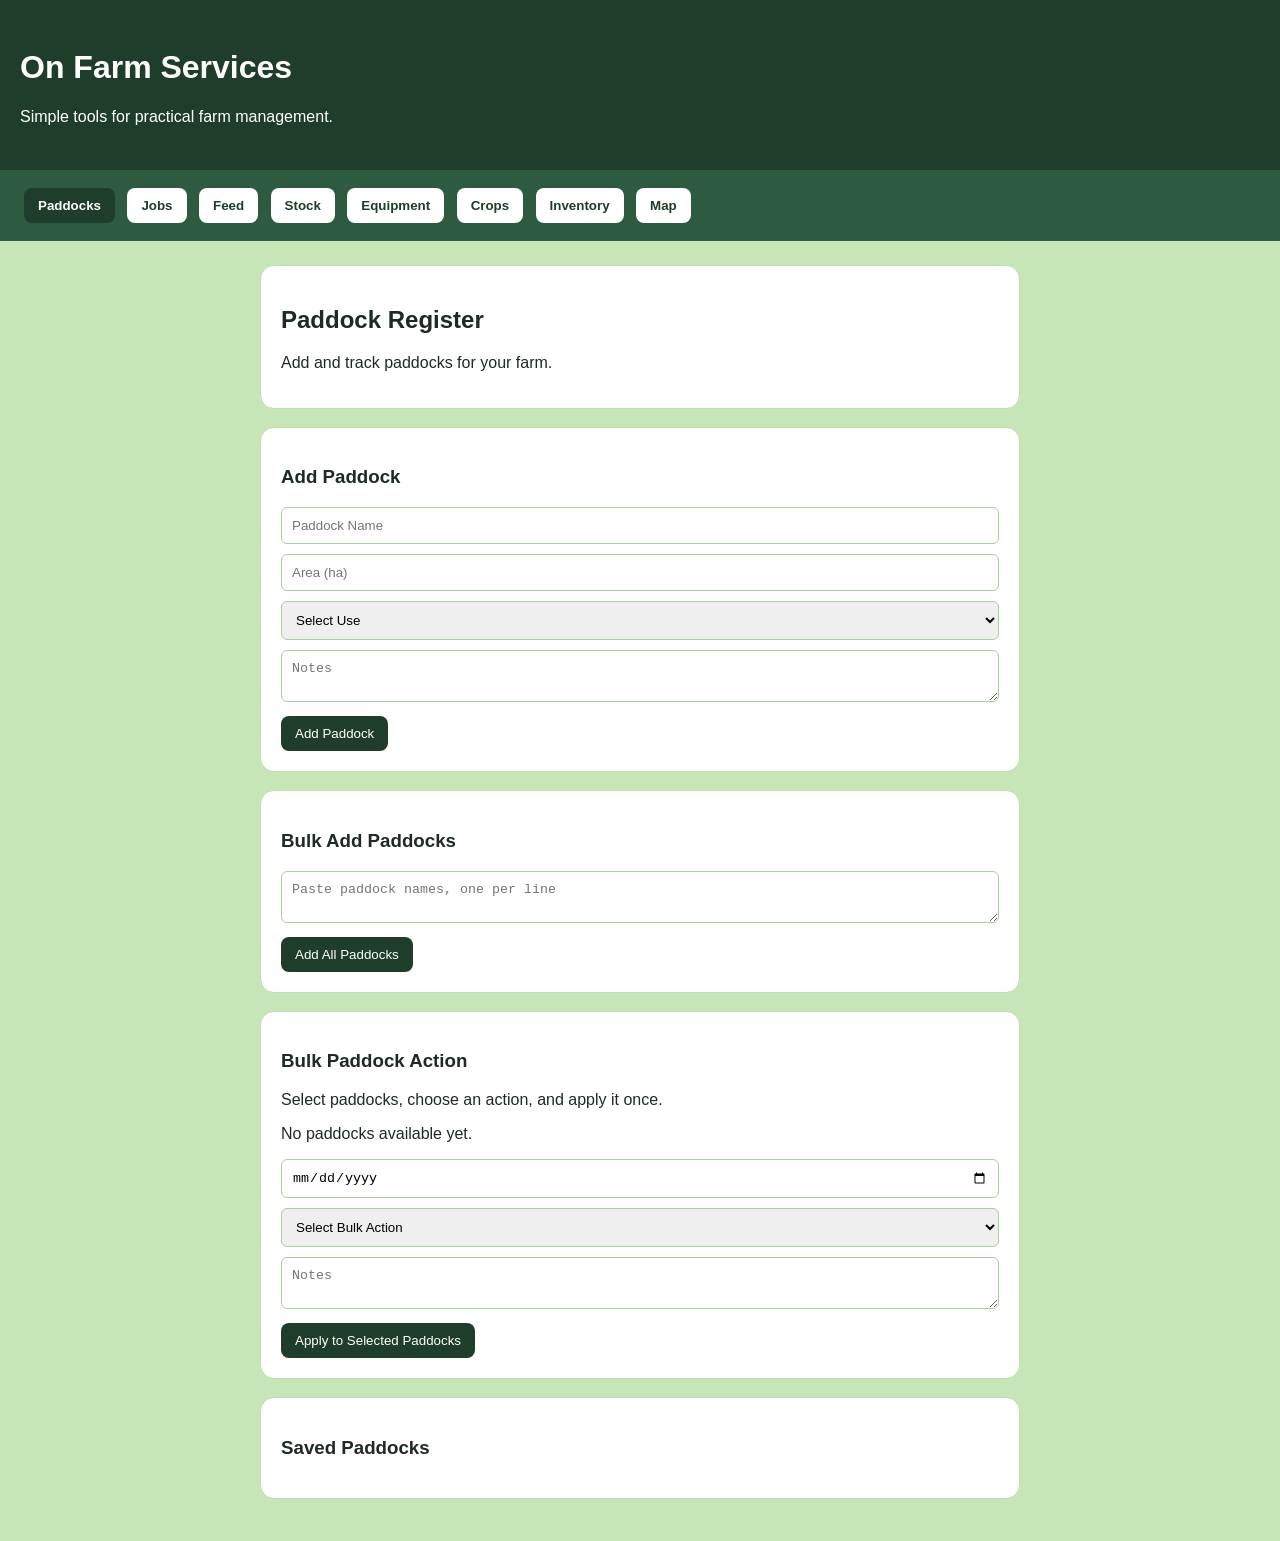
<file: index.html>
<!DOCTYPE html>
<html lang="en">
<head>
  <meta charset="UTF-8" />
  <meta name="viewport" content="width=device-width, initial-scale=1.0" />
  <title>On Farm Services</title>
  <link rel="stylesheet" href="styles.css" />
</head>
<body>

  <header class="app-header">
    <div>
      <h1>On Farm Services</h1>
      <p>Simple tools for practical farm management.</p>
    </div>
  </header>

  <nav class="app-nav">
    <button class="nav-button active" onclick="showSection('paddocks')">Paddocks</button>
    <button class="nav-button" onclick="showSection('jobs')">Jobs</button>
    <button class="nav-button" onclick="showSection('feed')">Feed</button>
    <button class="nav-button" onclick="showSection('stock')">Stock</button>
    <button class="nav-button" onclick="showSection('equipment')">Equipment</button>
    <button class="nav-button" onclick="showSection('crops')">Crops</button>
    <button class="nav-button" onclick="showSection('inventory')">Inventory</button>
    <button class="nav-button" onclick="showSection('map')">Map</button>
  </nav>

  <main class="app-main">

    <div id="paddocksSection">
      <section class="hero-card">
        <h2>Paddock Register</h2>
        <p>Add and track paddocks for your farm.</p>
      </section>

      <section class="form-card">
        <h3>Add Paddock</h3>
        <input id="name" placeholder="Paddock Name" />
        <input id="area" placeholder="Area (ha)" />

        <select id="use">
          <option value="">Select Use</option>
          <option value="Grazing">Grazing</option>
          <option value="Cropping">Cropping</option>
          <option value="Hay / Silage">Hay / Silage</option>
          <option value="Holding">Holding</option>
          <option value="Laneway">Laneway</option>
          <option value="Yards">Yards</option>
          <option value="Other">Other</option>
        </select>

        <textarea id="notes" placeholder="Notes"></textarea>
        <button onclick="addPaddock()">Add Paddock</button>
      </section>

      <section class="form-card">
        <h3>Bulk Add Paddocks</h3>
        <textarea id="bulkPaddocks" placeholder="Paste paddock names, one per line"></textarea>
        <button onclick="bulkAddPaddocks()">Add All Paddocks</button>
      </section>

      <section class="form-card">
        <h3>Bulk Paddock Action</h3>
        <p>Select paddocks, choose an action, and apply it once.</p>

        <div id="bulkActionPaddockList"></div>

        <input id="bulkActionDate" type="date" />

        <select id="bulkActionType" onchange="handleBulkActionTypeChange()">
          <option value="">Select Bulk Action</option>
          <option value="Job">Add Job</option>
          <option value="Feed">Add Feed Record</option>
          <option value="Break Feeding">Add Break Feeding</option>
        </select>

        <select id="bulkJobType">
          <option value="">Select Job Type</option>
          <option value="Spraying">Spraying</option>
          <option value="Feeding">Feeding</option>
          <option value="Break Feeding">Break Feeding</option>
          <option value="Moving Stock">Moving Stock</option>
          <option value="Irrigation">Irrigation</option>
          <option value="Fencing">Fencing</option>
          <option value="Maintenance">Maintenance</option>
          <option value="Cultivating">Cultivating</option>
          <option value="Sowing">Sowing</option>
          <option value="Hay Cutting">Hay Cutting</option>
          <option value="Hay Baling">Hay Baling</option>
          <option value="Hay Storing">Hay Storing</option>
          <option value="Other">Other</option>
        </select>

        <select id="bulkFeedType">
          <option value="">Select Feed Type</option>
          <option value="Grazing">Grazing</option>
          <option value="Hay">Hay</option>
          <option value="Silage">Silage</option>
          <option value="Mix">Mix</option>
          <option value="Meal">Meal</option>
          <option value="Grain">Grain</option>
          <option value="Minerals">Minerals</option>
          <option value="Other">Other</option>
        </select>

        <input id="bulkFeedAmount" placeholder="Feed amount e.g. 12 bales" />
        <input id="bulkStockUnit" placeholder="Stock unit e.g. SU1 / 1000 ewes" />

        <select id="bulkJobStatus">
          <option value="">Select Status</option>
          <option value="Planned">Planned</option>
          <option value="In Progress">In Progress</option>
          <option value="Done">Done</option>
        </select>

        <select id="bulkJobPriority">
          <option value="">Select Priority</option>
          <option value="Low">Low</option>
          <option value="Medium">Medium</option>
          <option value="High">High</option>
        </select>

        <textarea id="bulkActionNotes" placeholder="Notes"></textarea>
        <button onclick="applyBulkPaddockAction()">Apply to Selected Paddocks</button>
      </section>

      <section class="list-card">
        <h3>Saved Paddocks</h3>
        <div id="paddockList"></div>
      </section>
    </div>

    <div id="jobsSection" style="display:none;">
      <section class="hero-card">
        <h2>Farm Jobs</h2>
        <p>Track work across your paddocks.</p>
      </section>

      <section class="form-card">
        <h3>Add Job</h3>
        <input id="jobDate" type="date" />

        <select id="jobPaddock">
          <option value="">Select Paddock</option>
        </select>

        <select id="jobType" onchange="handleJobTypeChange()">
          <option value="">Select Job Type</option>
          <option value="Spraying">Spraying</option>
          <option value="Feeding">Feeding</option>
          <option value="Break Feeding">Break Feeding</option>
          <option value="Moving Stock">Moving Stock</option>
          <option value="Irrigation">Irrigation</option>
          <option value="Fencing">Fencing</option>
          <option value="Maintenance">Maintenance</option>
          <option value="Cultivating">Cultivating</option>
          <option value="Sowing">Sowing</option>
          <option value="Hay Cutting">Hay Cutting</option>
          <option value="Hay Baling">Hay Baling</option>
          <option value="Hay Storing">Hay Storing</option>
          <option value="Other">Other</option>
        </select>

        <select id="feedType" style="display:none;">
          <option value="">Select Feed Type</option>
          <option value="Grazing">Grazing</option>
          <option value="Hay">Hay</option>
          <option value="Silage">Silage</option>
          <option value="Mix">Mix</option>
          <option value="Meal">Meal</option>
          <option value="Grain">Grain</option>
          <option value="Minerals">Minerals</option>
          <option value="Other">Other</option>
        </select>

        <input id="jobFeedAmount" placeholder="Feed amount e.g. 12 bales" style="display:none;" />
        <input id="jobStockUnit" placeholder="Stock unit e.g. SU1 / 1000 ewes" style="display:none;" />

        <select id="jobStatus">
          <option value="">Select Status</option>
          <option value="Planned">Planned</option>
          <option value="In Progress">In Progress</option>
          <option value="Done">Done</option>
        </select>

        <select id="jobPriority">
          <option value="">Select Priority</option>
          <option value="Low">Low</option>
          <option value="Medium">Medium</option>
          <option value="High">High</option>
        </select>

        <textarea id="jobNotes" placeholder="Job notes"></textarea>
        <button onclick="addJob()">Add Job</button>
      </section>

      <section class="list-card">
        <h3>Saved Jobs</h3>
        <p>No jobs saved yet.</p>
      </section>
    </div>

    <div id="feedSection" style="display:none;">
      <section class="hero-card">
        <h2>Feed Register</h2>
        <p>Record what was fed, where, and when.</p>
      </section>

      <section class="form-card">
        <h3>Add Feed Record</h3>
        <input id="feedDate" type="date" />

        <select id="feedPaddock">
          <option value="">Select Paddock</option>
        </select>

        <select id="feedRecordType">
          <option value="">Select Feed Type</option>
          <option value="Grazing">Grazing</option>
          <option value="Hay">Hay</option>
          <option value="Silage">Silage</option>
          <option value="Mix">Mix</option>
          <option value="Meal">Meal</option>
          <option value="Grain">Grain</option>
          <option value="Minerals">Minerals</option>
          <option value="Break Feeding">Break Feeding</option>
          <option value="Other">Other</option>
        </select>

        <input id="feedAmount" placeholder="Amount" />
        <textarea id="feedNotes" placeholder="Feed notes"></textarea>
        <button onclick="addFeedRecord()">Add Feed Record</button>
      </section>

      <section class="list-card">
        <h3>Saved Feed Records</h3>
        <div id="feedList"></div>
      </section>
    </div>

    <div id="stockSection" style="display:none;">
      <section class="hero-card">
        <h2>Stock Movements</h2>
        <p>Record stock units moving between paddocks.</p>
      </section>

      <section class="form-card">
        <h3>Add Stock Movement</h3>
        <input id="stockDate" type="date" />
        <input id="stockUnit" placeholder="Stock Unit e.g. SU1" />
        <input id="stockDescription" placeholder="What it is e.g. 1000 ewes" />

        <select id="stockFromPaddock">
          <option value="">From Paddock</option>
        </select>

        <select id="stockToPaddock">
          <option value="">To Paddock</option>
        </select>

        <input id="stockReason" placeholder="Reason e.g. Fresh break" />
        <textarea id="stockNotes" placeholder="Stock notes"></textarea>
        <button onclick="addStockMovement()">Add Stock Movement</button>
      </section>

      <section class="list-card">
        <h3>Saved Stock Movements</h3>
        <div id="stockList"></div>
      </section>
    </div>

    <div id="equipmentSection" style="display:none;">
      <section class="hero-card">
        <h2>Equipment Register</h2>
        <p>Record key farm gear and current status.</p>
      </section>

      <section class="form-card">
        <h3>Add Equipment</h3>
        <input id="equipmentName" placeholder="Equipment Name e.g. John Deere 6150R" />

        <select id="equipmentType">
          <option value="">Select Type</option>
          <option value="Tractor">Tractor</option>
          <option value="Implement">Implement</option>
          <option value="Vehicle">Vehicle</option>
          <option value="Trailer">Trailer</option>
          <option value="Irrigation">Irrigation</option>
          <option value="Other">Other</option>
        </select>

        <select id="equipmentStatus">
          <option value="">Select Status</option>
          <option value="Available">Available</option>
          <option value="In Use">In Use</option>
          <option value="Needs Repair">Needs Repair</option>
        </select>

        <textarea id="equipmentNotes" placeholder="Equipment notes"></textarea>
        <button onclick="addEquipment()">Add Equipment</button>
      </section>

      <section class="list-card">
        <h3>Saved Equipment</h3>
        <div id="equipmentList"></div>
      </section>
    </div>

    <div id="cropsSection" style="display:none;">
      <section class="hero-card">
        <h2>Crops Register</h2>
        <p>Record crop activity by paddock.</p>
      </section>

      <section class="form-card">
        <h3>Add Crop Record</h3>
        <input id="cropDate" type="date" />

        <select id="cropPaddock">
          <option value="">Select Paddock</option>
        </select>

        <select id="cropActivity">
          <option value="">Select Activity</option>
          <option value="Cultivating">Cultivating</option>
          <option value="Sowing">Sowing</option>
          <option value="Spraying">Spraying</option>
          <option value="Fertilising">Fertilising</option>
          <option value="Inspecting">Inspecting</option>
          <option value="Harvesting">Harvesting</option>
          <option value="Other">Other</option>
        </select>

        <input id="cropName" placeholder="Crop e.g. Kale, Barley, Grass" />

        <select id="cropInventoryItem">
          <option value="">Select Inventory Item (optional)</option>
        </select>

        <input id="cropAmountUsed" placeholder="Amount Used e.g. 200 kg" />

        <select id="cropStatus">
          <option value="">Select Status</option>
          <option value="Planned">Planned</option>
          <option value="In Progress">In Progress</option>
          <option value="Done">Done</option>
        </select>

        <textarea id="cropNotes" placeholder="Crop notes"></textarea>
        <button onclick="addCropRecord()">Add Crop Record</button>
      </section>

      <section class="list-card">
        <h3>Saved Crop Records</h3>
        <div id="cropList"></div>
      </section>
    </div>

    <div id="inventorySection" style="display:none;">
      <section class="hero-card">
        <h2>Inventory</h2>
        <p>Track key supplies and flag low stock.</p>
      </section>

      <section class="form-card">
        <h3>Add Inventory Item</h3>

        <input id="inventoryName" placeholder="Item Name e.g. Urea, Baleage, Ryegrass Seed" />

        <select id="inventoryCategory">
          <option value="">Select Category</option>
          <option value="Feed">Feed</option>
          <option value="Seed">Seed</option>
          <option value="Fertiliser">Fertiliser</option>
          <option value="Chemical">Chemical</option>
          <option value="Animal Health">Animal Health</option>
          <option value="Fuel">Fuel</option>
          <option value="Other">Other</option>
        </select>

        <input id="inventoryAmount" placeholder="Current Stock e.g. 500 kg" />
        <input id="inventoryReorderLevel" placeholder="Reorder Level e.g. 100 kg" />
        <textarea id="inventoryNotes" placeholder="Inventory notes"></textarea>

        <button onclick="addInventoryItem()">Add Inventory Item</button>
      </section>

      <section class="list-card">
        <h3>Saved Inventory</h3>
        <div id="inventoryList"></div>
      </section>
    </div>

    <div id="mapSection" style="display:none;">
      <section class="hero-card">
        <h2>Farm Map</h2>
        <p>Tap a paddock to view its details.</p>
      </section>

      <section class="list-card">
        <h3>Paddocks</h3>
        <div id="mapGrid"></div>
      </section>

      <section class="form-card" id="mapDetail" style="display:none;">
        <h3 id="mapPaddockName"></h3>
        <p id="mapPaddockInfo"></p>
      </section>
    </div>

  </main>

  <script src="app.js"></script>
</body>
</html>
</file>
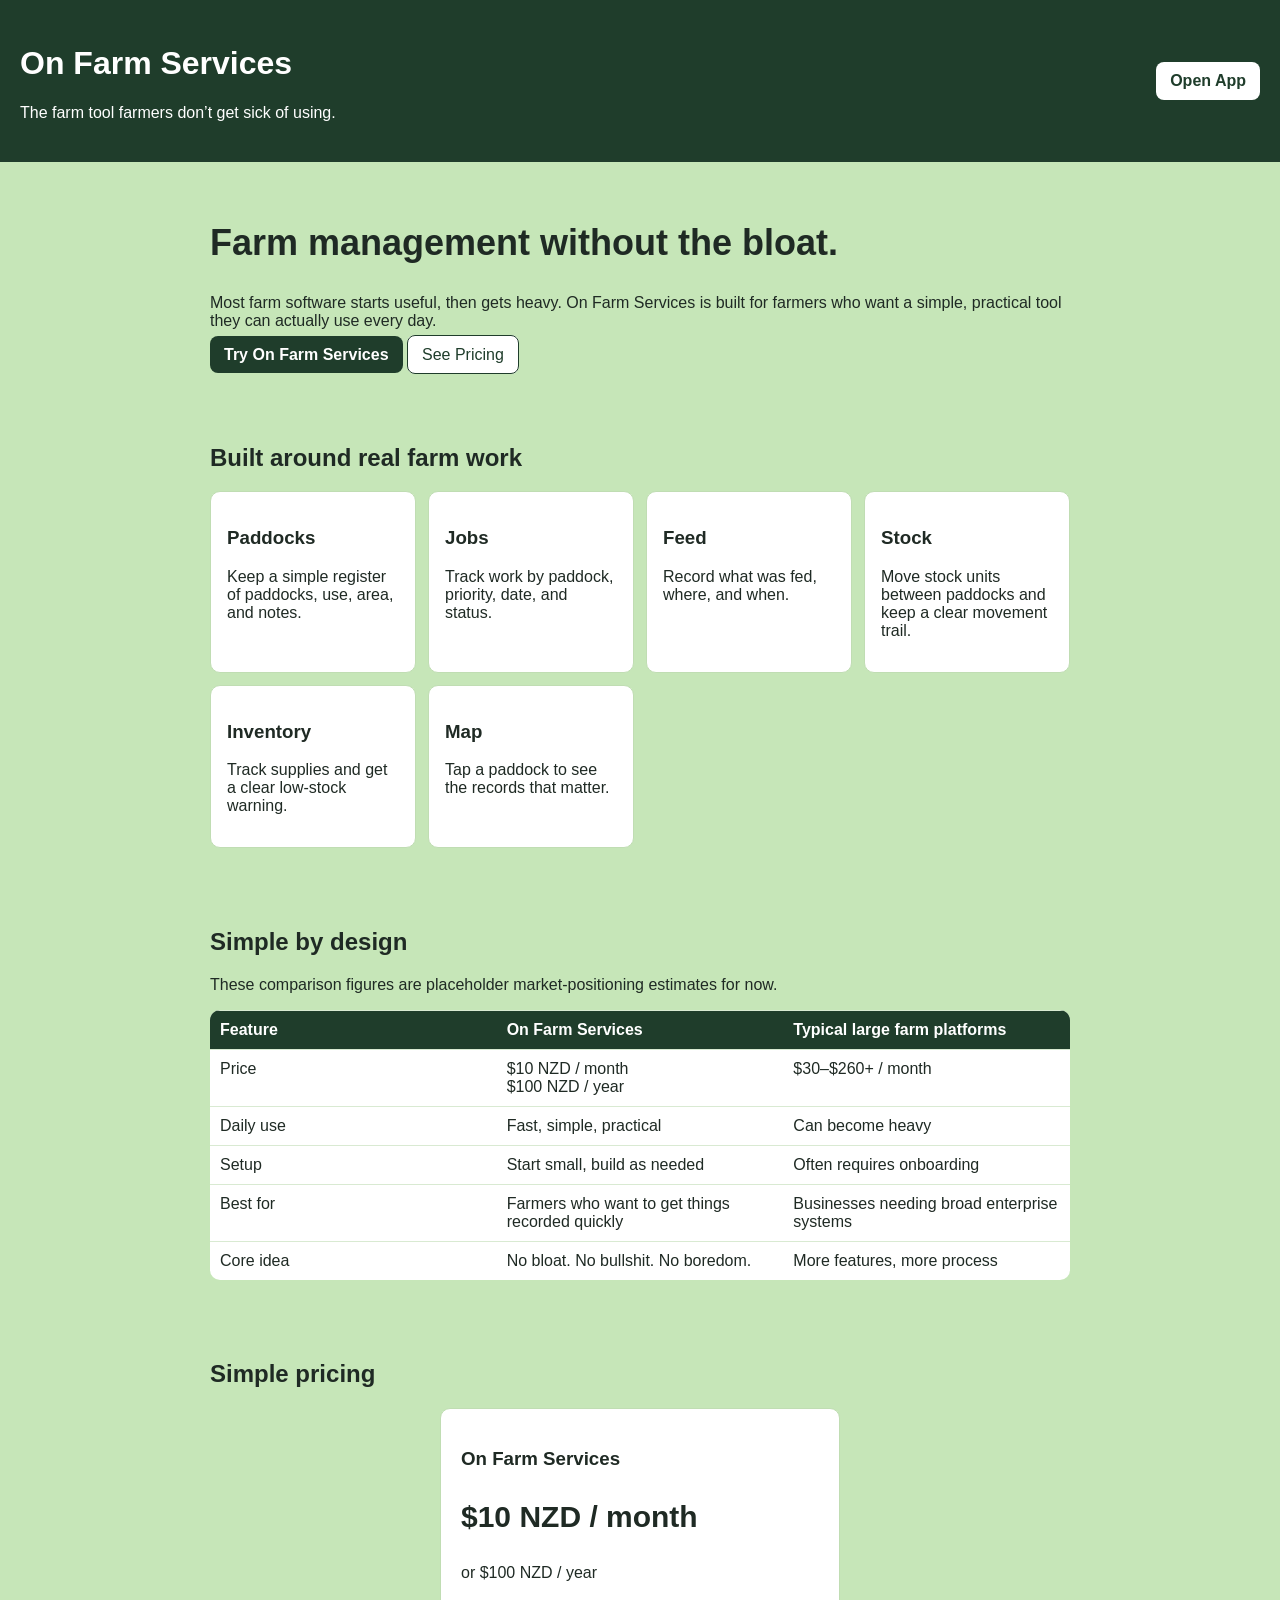
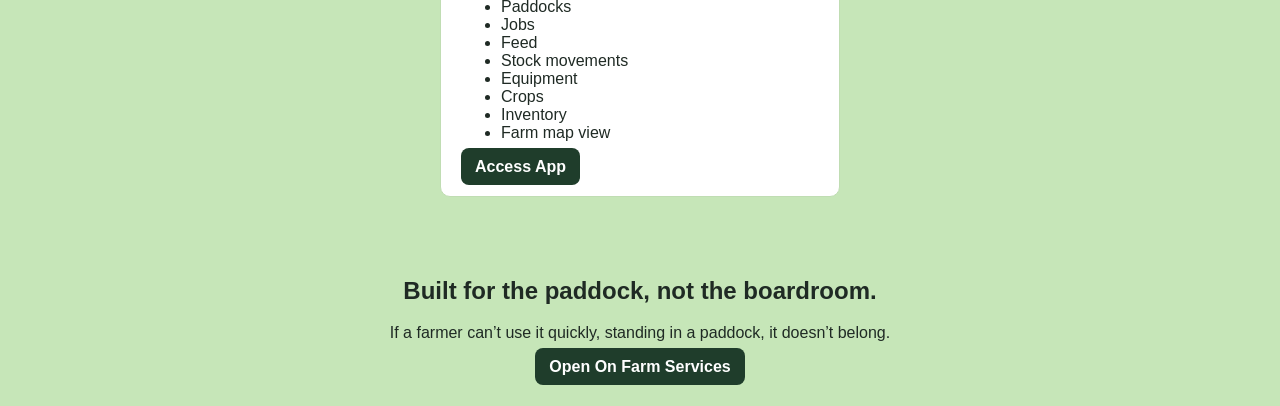
<file: landing.html>
<!DOCTYPE html>
<html lang="en">
<head>
  <meta charset="UTF-8" />
  <meta name="viewport" content="width=device-width, initial-scale=1.0" />
  <title>On Farm Services</title>
  <link rel="stylesheet" href="landing.css" />
</head>
<body>

  <header class="landing-header">
    <div>
      <h1>On Farm Services</h1>
      <p>The farm tool farmers don’t get sick of using.</p>
    </div>
    <a class="header-button" href="index.html">Open App</a>
  </header>

  <main>

    <section class="hero-section">
      <h2>Farm management without the bloat.</h2>
      <p>
        Most farm software starts useful, then gets heavy. On Farm Services is built for farmers
        who want a simple, practical tool they can actually use every day.
      </p>

      <div class="hero-actions">
        <a class="primary-button" href="index.html">Try On Farm Services</a>
        <a class="secondary-button" href="#pricing">See Pricing</a>
      </div>
    </section>

    <section class="card-section">
      <h2>Built around real farm work</h2>

      <div class="feature-grid">
        <div class="feature-card">
          <h3>Paddocks</h3>
          <p>Keep a simple register of paddocks, use, area, and notes.</p>
        </div>

        <div class="feature-card">
          <h3>Jobs</h3>
          <p>Track work by paddock, priority, date, and status.</p>
        </div>

        <div class="feature-card">
          <h3>Feed</h3>
          <p>Record what was fed, where, and when.</p>
        </div>

        <div class="feature-card">
          <h3>Stock</h3>
          <p>Move stock units between paddocks and keep a clear movement trail.</p>
        </div>

        <div class="feature-card">
          <h3>Inventory</h3>
          <p>Track supplies and get a clear low-stock warning.</p>
        </div>

        <div class="feature-card">
          <h3>Map</h3>
          <p>Tap a paddock to see the records that matter.</p>
        </div>
      </div>
    </section>

    <section class="compare-section">
      <h2>Simple by design</h2>
      <p class="section-intro">
        These comparison figures are placeholder market-positioning estimates for now.
      </p>

      <div class="comparison-table">
        <div class="comparison-row comparison-head">
          <div>Feature</div>
          <div>On Farm Services</div>
          <div>Typical large farm platforms</div>
        </div>

        <div class="comparison-row">
          <div>Price</div>
          <div>$10 NZD / month<br>$100 NZD / year</div>
          <div>$30–$260+ / month</div>
        </div>

        <div class="comparison-row">
          <div>Daily use</div>
          <div>Fast, simple, practical</div>
          <div>Can become heavy</div>
        </div>

        <div class="comparison-row">
          <div>Setup</div>
          <div>Start small, build as needed</div>
          <div>Often requires onboarding</div>
        </div>

        <div class="comparison-row">
          <div>Best for</div>
          <div>Farmers who want to get things recorded quickly</div>
          <div>Businesses needing broad enterprise systems</div>
        </div>

        <div class="comparison-row">
          <div>Core idea</div>
          <div>No bloat. No bullshit. No boredom.</div>
          <div>More features, more process</div>
        </div>
      </div>
    </section>

    <section id="pricing" class="pricing-section">
      <h2>Simple pricing</h2>

      <div class="pricing-card">
        <h3>On Farm Services</h3>
        <p class="price">$10 NZD / month</p>
        <p class="year-price">or $100 NZD / year</p>

        <ul>
          <li>Paddocks</li>
          <li>Jobs</li>
          <li>Feed</li>
          <li>Stock movements</li>
          <li>Equipment</li>
          <li>Crops</li>
          <li>Inventory</li>
          <li>Farm map view</li>
        </ul>

        <a class="primary-button full-width" href="index.html">Access App</a>
      </div>
    </section>

    <section class="final-section">
      <h2>Built for the paddock, not the boardroom.</h2>
      <p>
        If a farmer can’t use it quickly, standing in a paddock, it doesn’t belong.
      </p>
      <a class="primary-button" href="index.html">Open On Farm Services</a>
    </section>

  </main>

</body>
</html>
</file>
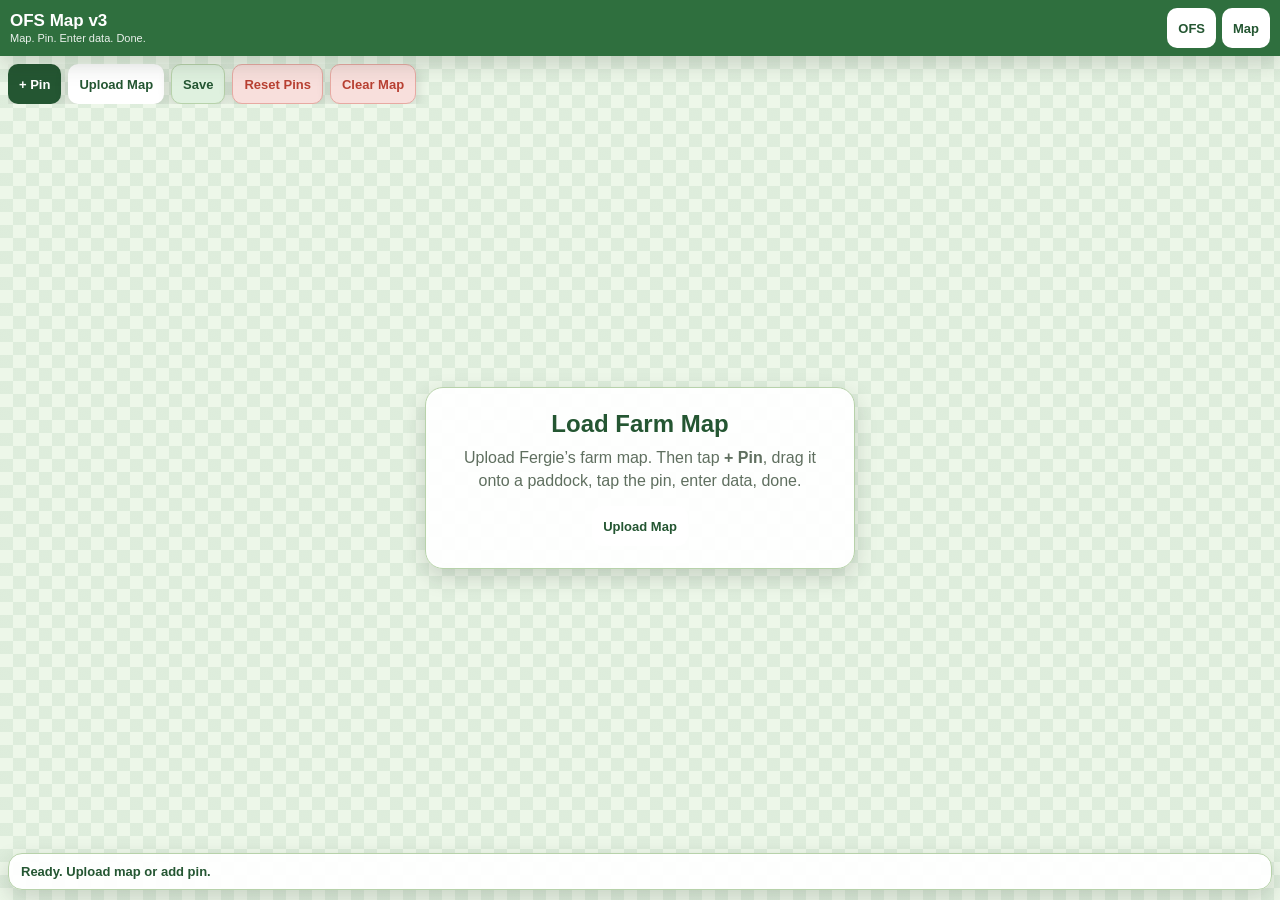
<file: map.html>
<!DOCTYPE html>
<html lang="en">
<head>
  <meta charset="UTF-8" />
  <meta name="viewport" content="width=device-width, initial-scale=1.0, maximum-scale=1.0, user-scalable=no" />
  <title>OFS Map v3</title>

  <style>
    :root {
      --green: #2f6f3e;
      --green-dark: #245632;
      --green-soft: #dff1df;
      --grass: #d8ead0;
      --panel: #ffffff;
      --border: #b7d2aa;
      --text: #1f2a1f;
      --muted: #5f6f5f;
      --amber: #f5b642;
      --red: #b84032;
      --blue: #2f5870;
      --blackout: rgba(0, 0, 0, 0.35);
      --shadow: 0 8px 22px rgba(31, 42, 31, 0.18);
    }

    * {
      box-sizing: border-box;
    }

    html,
    body {
      margin: 0;
      padding: 0;
      width: 100%;
      height: 100%;
      font-family: Arial, Helvetica, sans-serif;
      background: var(--grass);
      color: var(--text);
      overflow: hidden;
      overscroll-behavior: none;
    }

    .app {
      width: 100vw;
      height: 100vh;
      display: flex;
      flex-direction: column;
      background: var(--grass);
    }

    .topbar {
      flex-shrink: 0;
      background: var(--green);
      color: white;
      padding: 8px 10px;
      display: flex;
      justify-content: space-between;
      align-items: center;
      gap: 8px;
      z-index: 30;
      box-shadow: var(--shadow);
    }

    .brand-title {
      font-size: 17px;
      font-weight: 900;
      line-height: 1;
    }

    .brand-subtitle {
      font-size: 11px;
      opacity: 0.9;
      margin-top: 3px;
    }

    .top-actions {
      display: flex;
      gap: 6px;
      align-items: center;
      flex-shrink: 0;
    }

    button,
    label.button,
    a.button {
      border: none;
      border-radius: 10px;
      min-height: 40px;
      padding: 8px 11px;
      font-weight: 900;
      font-size: 13px;
      cursor: pointer;
      background: white;
      color: var(--green-dark);
      text-decoration: none;
      display: inline-flex;
      align-items: center;
      justify-content: center;
      touch-action: manipulation;
      user-select: none;
    }

    button:active,
    label.button:active,
    a.button:active {
      transform: scale(0.98);
    }

    .primary {
      background: var(--green-dark);
      color: white;
    }

    .soft {
      background: var(--green-soft);
      color: var(--green-dark);
      border: 1px solid var(--border);
    }

    .danger {
      background: #f8dfdc;
      color: var(--red);
      border: 1px solid #e7a9a2;
    }

    .job {
      background: var(--green-dark);
      color: white;
    }

    .feed {
      background: var(--amber);
      color: #3b2a00;
    }

    .stock {
      background: var(--blue);
      color: white;
    }

    .map-shell {
      position: relative;
      flex: 1;
      min-height: 0;
      overflow: hidden;
      background: #edf7e9;
    }

    .quickbar {
      position: absolute;
      top: 8px;
      left: 8px;
      right: 8px;
      z-index: 18;
      display: flex;
      gap: 7px;
      overflow-x: auto;
      scrollbar-width: none;
      pointer-events: none;
    }

    .quickbar::-webkit-scrollbar {
      display: none;
    }

    .quickbar button,
    .quickbar label,
    .quickbar a {
      pointer-events: auto;
      flex-shrink: 0;
      box-shadow: 0 4px 14px rgba(0, 0, 0, 0.16);
      white-space: nowrap;
    }

    .map-scroll {
      position: absolute;
      inset: 0;
      overflow: auto;
      -webkit-overflow-scrolling: touch;
      background:
        linear-gradient(45deg, rgba(47, 111, 62, 0.08) 25%, transparent 25%),
        linear-gradient(-45deg, rgba(47, 111, 62, 0.08) 25%, transparent 25%),
        linear-gradient(45deg, transparent 75%, rgba(47, 111, 62, 0.08) 75%),
        linear-gradient(-45deg, transparent 75%, rgba(47, 111, 62, 0.08) 75%);
      background-size: 26px 26px;
      background-position: 0 0, 0 13px, 13px -13px, -13px 0;
    }

    .map-stage {
      position: relative;
      min-width: 100%;
      min-height: 100%;
    }

    .map-image {
      display: none;
      width: 100%;
      min-width: 900px;
      height: auto;
      user-select: none;
      pointer-events: none;
    }

    .empty-map {
      position: absolute;
      inset: 0;
      display: flex;
      align-items: center;
      justify-content: center;
      padding: 22px;
      text-align: center;
      color: var(--muted);
    }

    .empty-card {
      background: rgba(255, 255, 255, 0.95);
      border: 1px solid var(--border);
      border-radius: 18px;
      padding: 22px;
      max-width: 430px;
      box-shadow: var(--shadow);
    }

    .empty-card h2 {
      margin: 0 0 8px;
      color: var(--green-dark);
    }

    .empty-card p {
      margin: 0 0 14px;
      line-height: 1.45;
    }

    .pin {
      position: absolute;
      transform: translate(-50%, -50%);
      z-index: 5;
      border: 3px solid white;
      border-radius: 999px;
      background: var(--green);
      color: white;
      min-width: 62px;
      min-height: 46px;
      padding: 8px 12px;
      font-size: 14px;
      font-weight: 900;
      text-align: center;
      box-shadow: 0 5px 15px rgba(0, 0, 0, 0.28);
      cursor: grab;
      touch-action: none;
      user-select: none;
      display: flex;
      align-items: center;
      justify-content: center;
      line-height: 1.1;
      white-space: nowrap;
    }

    .pin.blank {
      background: white;
      color: var(--green-dark);
      border: 3px dashed var(--green-dark);
    }

    .pin.selected {
      background: var(--amber);
      color: #3b2a00;
      border-color: white;
      z-index: 8;
    }

    .pin.dragging {
      opacity: 0.9;
      transform: translate(-50%, -50%) scale(1.05);
      z-index: 10;
    }

    .floating-status {
      position: absolute;
      left: 8px;
      right: 8px;
      bottom: 10px;
      z-index: 16;
      background: rgba(255, 255, 255, 0.95);
      border: 1px solid var(--border);
      border-radius: 14px;
      padding: 10px 12px;
      font-weight: 900;
      color: var(--green-dark);
      box-shadow: var(--shadow);
      pointer-events: none;
      font-size: 13px;
    }

    .sheet-backdrop {
      position: fixed;
      inset: 0;
      background: var(--blackout);
      z-index: 40;
      display: none;
      align-items: flex-end;
      justify-content: center;
    }

    .sheet-backdrop.open {
      display: flex;
    }

    .sheet {
      width: 100%;
      max-height: 86vh;
      overflow-y: auto;
      background: var(--panel);
      border-radius: 22px 22px 0 0;
      box-shadow: 0 -8px 28px rgba(0, 0, 0, 0.25);
      padding: 14px;
    }

    .sheet-header {
      display: flex;
      justify-content: space-between;
      align-items: flex-start;
      gap: 10px;
      margin-bottom: 10px;
    }

    .sheet-title {
      font-size: 22px;
      font-weight: 900;
      color: var(--green-dark);
      line-height: 1.1;
    }

    .sheet-subtitle {
      font-size: 13px;
      color: var(--muted);
      margin-top: 4px;
    }

    .close-btn {
      min-width: 44px;
      border-radius: 999px;
      font-size: 18px;
      padding: 0;
    }

    .form-grid {
      display: grid;
      gap: 10px;
    }

    .field {
      display: grid;
      gap: 5px;
    }

    .field label {
      font-size: 13px;
      font-weight: 900;
      color: var(--green-dark);
    }

    .field input,
    .field select,
    .field textarea {
      width: 100%;
      border: 1px solid var(--border);
      border-radius: 12px;
      padding: 12px;
      font-size: 16px;
      font-family: Arial, Helvetica, sans-serif;
      background: #fbfffa;
      color: var(--text);
    }

    .field textarea {
      min-height: 80px;
      resize: vertical;
    }

    .button-row {
      display: flex;
      gap: 8px;
      flex-wrap: wrap;
      margin-top: 12px;
    }

    .button-row button {
      flex: 1;
      min-width: 120px;
    }

    .action-tabs {
      display: grid;
      grid-template-columns: 1fr 1fr 1fr;
      gap: 8px;
      margin: 12px 0;
    }

    .action-tabs button {
      min-height: 48px;
      font-size: 14px;
      padding: 8px;
    }

    .action-tabs button.active {
      outline: 3px solid rgba(47, 111, 62, 0.25);
    }

    .record-panel {
      border: 1px solid var(--border);
      border-radius: 16px;
      padding: 12px;
      background: #fbfffa;
      margin-top: 8px;
    }

    .record-title {
      font-weight: 900;
      color: var(--green-dark);
      margin-bottom: 10px;
      font-size: 16px;
    }

    .recent {
      margin-top: 12px;
      display: grid;
      gap: 8px;
    }

    .recent-title {
      font-weight: 900;
      color: var(--green-dark);
      font-size: 16px;
    }

    .recent-item {
      background: white;
      border: 1px solid var(--border);
      border-radius: 12px;
      padding: 10px;
      font-size: 14px;
      line-height: 1.4;
    }

    .recent-item strong {
      color: var(--green-dark);
    }

    .hidden {
      display: none !important;
    }

    @media (min-width: 800px) {
      .sheet {
        max-width: 520px;
        border-radius: 22px;
        margin: 0 0 22px;
      }
    }
















































































































































































































































  </style>
</head>

<body>
  <div class="app">
    <header class="topbar">
      <div>
        <div class="brand-title">OFS Map v3</div>
        <div class="brand-subtitle">Map. Pin. Enter data. Done.</div>
      </div>

      <div class="top-actions">
        <a class="button" href="index.html">OFS</a>
        <label class="button soft" for="mapImageInputTop">Map</label>
        <input id="mapImageInputTop" type="file" accept="image/*" style="display:none;" />
      </div>
    </header>

    <section class="map-shell">
      <div class="quickbar">
        <button class="primary" type="button" onclick="addBlankPin()">+ Pin</button>
        <label class="button soft" for="mapImageInputQuick">Upload Map</label>
        <input id="mapImageInputQuick" type="file" accept="image/*" style="display:none;" />
        <button class="soft" type="button" onclick="saveEverything()">Save</button>
        <button class="danger" type="button" onclick="resetPins()">Reset Pins</button>
        <button class="danger" type="button" onclick="clearMapImage()">Clear Map</button>
      </div>

      <div id="mapScroll" class="map-scroll">
        <div id="mapStage" class="map-stage">
          <div id="emptyMap" class="empty-map">
            <div class="empty-card">
              <h2>Load Farm Map</h2>
              <p>Upload Fergie’s farm map. Then tap <strong>+ Pin</strong>, drag it onto a paddock, tap the pin, enter data, done.</p>
              <label class="button primary" for="mapImageInputEmpty">Upload Map</label>
              <input id="mapImageInputEmpty" type="file" accept="image/*" style="display:none;" />
            </div>
          </div>

          <img id="mapImage" class="map-image" alt="Farm map" />
          <div id="pinLayer"></div>
        </div>
      </div>

      <div id="statusBox" class="floating-status">Ready. Upload map or add pin.</div>
    </section>
  </div>

  <div id="sheetBackdrop" class="sheet-backdrop">
    <section class="sheet" onclick="event.stopPropagation()">
      <div class="sheet-header">
        <div>
          <div id="sheetTitle" class="sheet-title">Pin</div>
          <div id="sheetSubtitle" class="sheet-subtitle">Name paddock and enter data.</div>
        </div>
        <button class="close-btn soft" type="button" onclick="closeSheet()">×</button>
      </div>

      <div class="form-grid">
        <div class="field">
          <label for="pinNameInput">Paddock Name</label>
          <input id="pinNameInput" placeholder="Example: Back 12" />
        </div>

        <div class="field">
          <label for="pinAreaInput">Area (ha)</label>
          <input id="pinAreaInput" placeholder="Optional" />
        </div>

        <div class="field">
          <label for="pinUseInput">Use</label>
          <input id="pinUseInput" placeholder="Grazing / Cropping / Hay / Other" />
        </div>

        <div class="field">
          <label for="pinNotesInput">Paddock Notes</label>
          <textarea id="pinNotesInput" placeholder="Optional paddock notes"></textarea>
        </div>
      </div>

      <div class="button-row">
        <button class="primary" type="button" onclick="saveSelectedPinOnly()">Save Pin</button>
        <button class="danger" type="button" onclick="deleteSelectedPin()">Delete Pin</button>
      </div>

      <div class="action-tabs">
        <button id="jobTabBtn" class="job active" type="button" onclick="selectActionTab('job')">Job</button>
        <button id="feedTabBtn" class="feed" type="button" onclick="selectActionTab('feed')">Feed</button>
        <button id="stockTabBtn" class="stock" type="button" onclick="selectActionTab('stock')">Stock</button>
      </div>

      <div id="jobPanel" class="record-panel">
        <div class="record-title">Add Job</div>
        <div class="form-grid">
          <div class="field">
            <label for="jobDateInput">Date</label>
            <input id="jobDateInput" type="date" />
          </div>

          <div class="field">
            <label for="jobTypeInput">Job Type</label>
            <select id="jobTypeInput">
              <option value="">Select Job Type</option>
              <option value="Spraying">Spraying</option>
              <option value="Feeding">Feeding</option>
              <option value="Break Feeding">Break Feeding</option>
              <option value="Moving Stock">Moving Stock</option>
              <option value="Irrigation">Irrigation</option>
              <option value="Fencing">Fencing</option>
              <option value="Maintenance">Maintenance</option>
              <option value="Cultivating">Cultivating</option>
              <option value="Sowing">Sowing</option>
              <option value="Hay Cutting">Hay Cutting</option>
              <option value="Hay Baling">Hay Baling</option>
              <option value="Hay Storing">Hay Storing</option>
              <option value="Other">Other</option>
            </select>
          </div>

          <div class="field">
            <label for="jobStatusInput">Status</label>
            <select id="jobStatusInput">
              <option value="Planned">Planned</option>
              <option value="In Progress">In Progress</option>
              <option value="Done">Done</option>
            </select>
          </div>

          <div class="field">
            <label for="jobPriorityInput">Priority</label>
            <select id="jobPriorityInput">
              <option value="">Select Priority</option>
              <option value="Low">Low</option>
              <option value="Medium">Medium</option>
              <option value="High">High</option>
            </select>
          </div>

          <div class="field">
            <label for="jobNotesInput">Job Notes</label>
            <textarea id="jobNotesInput" placeholder="What needs doing?"></textarea>
          </div>
        </div>

        <div class="button-row">
          <button class="job" type="button" onclick="saveJobRecord()">Save Job</button>
        </div>
      </div>

      <div id="feedPanel" class="record-panel hidden">
        <div class="record-title">Add Feed</div>
        <div class="form-grid">
          <div class="field">
            <label for="feedDateInput">Date</label>
            <input id="feedDateInput" type="date" />
          </div>

          <div class="field">
            <label for="feedTypeInput">Feed Type</label>
            <select id="feedTypeInput">
              <option value="">Select Feed Type</option>
              <option value="Grazing">Grazing</option>
              <option value="Hay">Hay</option>
              <option value="Silage">Silage</option>
              <option value="Mix">Mix</option>
              <option value="Meal">Meal</option>
              <option value="Grain">Grain</option>
              <option value="Minerals">Minerals</option>
              <option value="Break Feeding">Break Feeding</option>
              <option value="Other">Other</option>
            </select>
          </div>

          <div class="field">
            <label for="feedAmountInput">Amount</label>
            <input id="feedAmountInput" placeholder="Example: 12 bales" />
          </div>

          <div class="field">
            <label for="feedNotesInput">Feed Notes</label>
            <textarea id="feedNotesInput" placeholder="Feed notes"></textarea>
          </div>
        </div>

        <div class="button-row">
          <button class="feed" type="button" onclick="saveFeedRecord()">Save Feed</button>
        </div>
      </div>

      <div id="stockPanel" class="record-panel hidden">
        <div class="record-title">Move Stock</div>
        <div class="form-grid">
          <div class="field">
            <label for="stockDateInput">Date</label>
            <input id="stockDateInput" type="date" />
          </div>

          <div class="field">
            <label for="stockUnitInput">Stock Unit</label>
            <input id="stockUnitInput" placeholder="Example: SU1" />
          </div>

          <div class="field">
            <label for="stockDescriptionInput">Description</label>
            <input id="stockDescriptionInput" placeholder="Example: 1000 ewes" />
          </div>

          <div class="field">
            <label for="stockToInput">To Paddock</label>
            <input id="stockToInput" placeholder="Destination paddock" />
          </div>

          <div class="field">
            <label for="stockReasonInput">Reason</label>
            <input id="stockReasonInput" placeholder="Example: Fresh break" />
          </div>

          <div class="field">
            <label for="stockNotesInput">Stock Notes</label>
            <textarea id="stockNotesInput" placeholder="Stock movement notes"></textarea>
          </div>
        </div>

        <div class="button-row">
          <button class="stock" type="button" onclick="saveStockRecord()">Save Stock Move</button>
        </div>
      </div>

      <div class="recent">
        <div class="recent-title">Recent for this paddock</div>
        <div id="recentList"></div>
      </div>
    </section>
  </div>

  <script>
    const STORAGE_KEYS = {
      mapImageName: "ofs_v3_map_image_name",
      pins: "ofs_v3_map_pins",
      oldPins: "ofs_v2_blank_pins",
      selectedPinId: "ofs_v3_selected_pin_id"
    };

    let pins = [];
    let jobs = [];
    let feedRecords = [];
    let stockMovements = [];
    let selectedPinId = "";
    let dragState = null;
    let activeActionTab = "job";
    let currentMapObjectUrl = "";

    function makeId() {
      return "pin_" + Date.now().toString(36) + "_" + Math.random().toString(36).slice(2, 8);
    }

    function readArray(key) {
      try {
        const raw = localStorage.getItem(key);
        if (!raw) return [];
        const parsed = JSON.parse(raw);
        return Array.isArray(parsed) ? parsed : [];
      } catch (error) {
        return [];
      }
    }

    function saveArray(key, value) {
      localStorage.setItem(key, JSON.stringify(value));
    }

    function cleanText(value) {
      return String(value || "").trim();
    }

    function setStatus(message) {
      document.getElementById("statusBox").textContent = message;
    }

    function todayIso() {
      return new Date().toISOString().slice(0, 10);
    }

    function formatDate(dateValue) {
      if (!dateValue) return "";
      const parts = String(dateValue).split("-");
      if (parts.length !== 3) return dateValue;
      return parts[2] + "/" + parts[1] + "/" + parts[0];
    }

    function escapeHtml(value) {
      return String(value || "")
        .replaceAll("&", "&amp;")
        .replaceAll("<", "&lt;")
        .replaceAll(">", "&gt;")
        .replaceAll('"', "&quot;")
        .replaceAll("'", "&#039;");
    }

    function loadData() {
      pins = readArray(STORAGE_KEYS.pins);

      if (pins.length === 0) {
        pins = readArray(STORAGE_KEYS.oldPins);
      }

      jobs = readArray("jobs");
      feedRecords = readArray("feedRecords");
      stockMovements = readArray("stockMovements");
      selectedPinId = localStorage.getItem(STORAGE_KEYS.selectedPinId) || "";

      normalisePins();
      removePlaceholderPaddocks();
      showNoMapMessage();
      renderPins();

      const savedName = localStorage.getItem(STORAGE_KEYS.mapImageName);
      if (savedName) {
        setStatus("Map file remembered: " + savedName + ". Re-upload after refresh if image is not visible.");
      } else {
        setStatus("Ready. Upload map or add pin.");
      }
    }

    function normalisePins() {
      pins = pins
        .filter(function (pin) {
          return pin && typeof pin === "object";
        })
        .map(function (pin) {
          return {
            id: pin.id || makeId(),
            name: cleanText(pin.name),
            area: cleanText(pin.area),
            use: cleanText(pin.use),
            notes: cleanText(pin.notes),
            x: Number.isFinite(Number(pin.x)) ? Number(pin.x) : 50,
            y: Number.isFinite(Number(pin.y)) ? Number(pin.y) : 50
          };
        });

      savePins();
    }

    function savePins() {
      saveArray(STORAGE_KEYS.pins, pins);
    }

    function isPlaceholderPaddockName(name) {
      const text = cleanText(name).toLowerCase().replace(/\s+/g, "");
      return text === "test" || text === "test1" || text === "test2";
    }

    function removePlaceholderPaddocks() {
      const paddocks = readArray("paddocks").filter(function (paddock) {
        return !isPlaceholderPaddockName(paddock && paddock.name);
      });

      saveArray("paddocks", paddocks);
    }

    function syncPinsToPaddocks() {
      const existing = readArray("paddocks").filter(function (paddock) {
        return !isPlaceholderPaddockName(paddock && paddock.name);
      });

      const namedPins = pins.filter(function (pin) {
        return cleanText(pin.name);
      });

      const pinNames = namedPins.map(function (pin) {
        return cleanText(pin.name).toLowerCase();
      });

      const preserved = existing.filter(function (paddock) {
        const name = cleanText(paddock.name).toLowerCase();
        return name && !pinNames.includes(name);
      });

      const fromPins = namedPins.map(function (pin) {
        return {
          name: cleanText(pin.name),
          area: cleanText(pin.area),
          use: cleanText(pin.use),
          notes: cleanText(pin.notes)
        };
      });

      saveArray("paddocks", preserved.concat(fromPins));
    }

    function showNoMapMessage() {
      const mapImage = document.getElementById("mapImage");
      const emptyMap = document.getElementById("emptyMap");
      const mapStage = document.getElementById("mapStage");

      mapImage.style.display = "none";
      mapImage.removeAttribute("src");
      emptyMap.style.display = "flex";
      mapStage.style.minWidth = "100%";
      mapStage.style.minHeight = "100%";
    }

    function showMapFromUrl(url) {
      const mapImage = document.getElementById("mapImage");
      const emptyMap = document.getElementById("emptyMap");
      const mapStage = document.getElementById("mapStage");

      mapImage.onload = function () {
        emptyMap.style.display = "none";
        mapImage.style.display = "block";
        mapStage.style.minWidth = mapImage.offsetWidth + "px";
        mapStage.style.minHeight = mapImage.offsetHeight + "px";
        renderPins();
        setStatus("Map loaded. Tap + Pin.");
      };

      mapImage.onerror = function () {
        showNoMapMessage();
        setStatus("Map image could not load. Try a JPG or PNG screenshot.");
      };

      mapImage.src = url;
    }

    function handleMapImageInput(event) {
      const file = event.target.files && event.target.files[0];
      if (!file) return;

      if (currentMapObjectUrl) {
        URL.revokeObjectURL(currentMapObjectUrl);
      }

      currentMapObjectUrl = URL.createObjectURL(file);
      localStorage.setItem(STORAGE_KEYS.mapImageName, file.name);

      setStatus("Loading map: " + file.name);
      showMapFromUrl(currentMapObjectUrl);

      event.target.value = "";
    }

    function clearMapImage() {
      const confirmed = window.confirm("Clear uploaded farm map?");
      if (!confirmed) return;

      if (currentMapObjectUrl) {
        URL.revokeObjectURL(currentMapObjectUrl);
      }

      currentMapObjectUrl = "";
      localStorage.removeItem(STORAGE_KEYS.mapImageName);
      showNoMapMessage();
      renderPins();
      setStatus("Map cleared.");
    }

    function addBlankPin() {
      const mapScroll = document.getElementById("mapScroll");
      const mapStage = document.getElementById("mapStage");

      const visibleCenterX = mapScroll.scrollLeft + mapScroll.clientWidth / 2;
      const visibleCenterY = mapScroll.scrollTop + mapScroll.clientHeight / 2;

      const x = (visibleCenterX / Math.max(1, mapStage.offsetWidth)) * 100;
      const y = (visibleCenterY / Math.max(1, mapStage.offsetHeight)) * 100;

      const newPin = {
        id: makeId(),
        name: "",
        area: "",
        use: "",
        notes: "",
        x: Math.max(5, Math.min(95, x)),
        y: Math.max(5, Math.min(95, y))
      };

      pins.push(newPin);
      selectedPinId = newPin.id;
      localStorage.setItem(STORAGE_KEYS.selectedPinId, selectedPinId);

      savePins();
      renderPins();
      openSheetForPin(newPin.id);
      setStatus("Blank pin added. Drag it, tap it, name it.");
    }

    function resetPins() {
      const confirmed = window.confirm("Delete all pins and start again?");
      if (!confirmed) return;

      pins = [];
      selectedPinId = "";
      localStorage.removeItem(STORAGE_KEYS.selectedPinId);
      savePins();
      syncPinsToPaddocks();
      renderPins();
      closeSheet();
      setStatus("Pins reset.");
    }

    function saveEverything() {
      savePins();
      syncPinsToPaddocks();
      setStatus("Saved.");
    }

    function getSelectedPin() {
      return pins.find(function (pin) {
        return pin.id === selectedPinId;
      });
    }

    function renderPins() {
      const layer = document.getElementById("pinLayer");
      layer.innerHTML = "";

      pins.forEach(function (pin, index) {
        const node = document.createElement("div");
        const label = cleanText(pin.name) || "Pin " + (index + 1);
        const isSelected = pin.id === selectedPinId;

        node.className =
          "pin" +
          (cleanText(pin.name) ? "" : " blank") +
          (isSelected ? " selected" : "");

        node.style.left = pin.x + "%";
        node.style.top = pin.y + "%";
        node.textContent = label;
        node.dataset.id = pin.id;

        node.addEventListener("click", function (event) {
          event.stopPropagation();

          if (dragState && dragState.didMove) {
            return;
          }

          openSheetForPin(pin.id);
        });

        node.addEventListener("mousedown", function (event) {
          startDrag(event, pin.id);
        });

        node.addEventListener("touchstart", function (event) {
          startDrag(event, pin.id);
        }, { passive: false });

        layer.appendChild(node);
      });
    }

    function getStagePoint(event) {
      const stage = document.getElementById("mapStage");
      const rect = stage.getBoundingClientRect();

      const clientX = event.touches ? event.touches[0].clientX : event.clientX;
      const clientY = event.touches ? event.touches[0].clientY : event.clientY;

      const x = ((clientX - rect.left) / Math.max(1, rect.width)) * 100;
      const y = ((clientY - rect.top) / Math.max(1, rect.height)) * 100;

      return {
        x: Math.max(0, Math.min(100, x)),
        y: Math.max(0, Math.min(100, y))
      };
    }

    function startDrag(event, pinId) {
      event.preventDefault();
      event.stopPropagation();

      selectedPinId = pinId;
      localStorage.setItem(STORAGE_KEYS.selectedPinId, selectedPinId);

      dragState = {
        pinId: pinId,
        didMove: false
      };

      window.addEventListener("mousemove", handleDrag);
      window.addEventListener("mouseup", stopDrag);
      window.addEventListener("touchmove", handleDrag, { passive: false });
      window.addEventListener("touchend", stopDrag);
    }

    function handleDrag(event) {
      if (!dragState) return;

      event.preventDefault();
      dragState.didMove = true;

      const point = getStagePoint(event);

      pins = pins.map(function (pin) {
        if (pin.id !== dragState.pinId) return pin;

        return {
          ...pin,
          x: point.x,
          y: point.y
        };
      });

      renderPins();
    }

    function stopDrag() {
      if (!dragState) return;

      const moved = dragState.didMove;
      const pinId = dragState.pinId;

      savePins();

      window.removeEventListener("mousemove", handleDrag);
      window.removeEventListener("mouseup", stopDrag);
      window.removeEventListener("touchmove", handleDrag);
      window.removeEventListener("touchend", stopDrag);

      dragState = null;
      renderPins();

      if (moved) {
        setStatus("Pin moved. Tap it to enter data.");
      } else {
        openSheetForPin(pinId);
      }
    }

    function openSheetForPin(pinId) {
      selectedPinId = pinId;
      localStorage.setItem(STORAGE_KEYS.selectedPinId, selectedPinId);

      const pin = getSelectedPin();
      if (!pin) return;

      document.getElementById("sheetTitle").textContent = cleanText(pin.name) || "Blank Pin";
      document.getElementById("sheetSubtitle").textContent = cleanText(pin.name)
        ? "Enter paddock data."
        : "Name this paddock first.";

      document.getElementById("pinNameInput").value = pin.name || "";
      document.getElementById("pinAreaInput").value = pin.area || "";
      document.getElementById("pinUseInput").value = pin.use || "";
      document.getElementById("pinNotesInput").value = pin.notes || "";

      setDefaultDates();
      renderRecent();
      selectActionTab(activeActionTab);
      renderPins();

      document.getElementById("sheetBackdrop").classList.add("open");

      setTimeout(function () {
        if (!cleanText(pin.name)) {
          document.getElementById("pinNameInput").focus();
        }
      }, 50);
    }

    function closeSheet() {
      document.getElementById("sheetBackdrop").classList.remove("open");
    }

    function setDefaultDates() {
      const today = todayIso();

      if (!document.getElementById("jobDateInput").value) {
        document.getElementById("jobDateInput").value = today;
      }

      if (!document.getElementById("feedDateInput").value) {
        document.getElementById("feedDateInput").value = today;
      }

      if (!document.getElementById("stockDateInput").value) {
        document.getElementById("stockDateInput").value = today;
      }
    }

    function saveSelectedPinOnly() {
      const pin = getSelectedPin();

      if (!pin) {
        alert("Select a pin first.");
        return false;
      }

      const name = cleanText(document.getElementById("pinNameInput").value);
      const area = cleanText(document.getElementById("pinAreaInput").value);
      const use = cleanText(document.getElementById("pinUseInput").value);
      const notes = cleanText(document.getElementById("pinNotesInput").value);

      if (!name) {
        alert("Paddock name required.");
        return false;
      }

      pin.name = name;
      pin.area = area;
      pin.use = use;
      pin.notes = notes;

      savePins();
      syncPinsToPaddocks();
      renderPins();

      document.getElementById("sheetTitle").textContent = pin.name;
      document.getElementById("sheetSubtitle").textContent = "Enter paddock data.";

      setStatus("Saved paddock: " + pin.name);
      return true;
    }

    function deleteSelectedPin() {
      if (!selectedPinId) {
        alert("Select a pin first.");
        return;
      }

      const confirmed = window.confirm("Delete this pin?");
      if (!confirmed) return;

      pins = pins.filter(function (pin) {
        return pin.id !== selectedPinId;
      });

      selectedPinId = "";
      localStorage.removeItem(STORAGE_KEYS.selectedPinId);

      savePins();
      syncPinsToPaddocks();
      renderPins();
      closeSheet();
      setStatus("Pin deleted.");
    }

    function selectActionTab(tabName) {
      activeActionTab = tabName;

      document.getElementById("jobPanel").classList.add("hidden");
      document.getElementById("feedPanel").classList.add("hidden");
      document.getElementById("stockPanel").classList.add("hidden");

      document.getElementById("jobTabBtn").classList.remove("active");
      document.getElementById("feedTabBtn").classList.remove("active");
      document.getElementById("stockTabBtn").classList.remove("active");

      if (tabName === "job") {
        document.getElementById("jobPanel").classList.remove("hidden");
        document.getElementById("jobTabBtn").classList.add("active");
      }

      if (tabName === "feed") {
        document.getElementById("feedPanel").classList.remove("hidden");
        document.getElementById("feedTabBtn").classList.add("active");
      }

      if (tabName === "stock") {
        document.getElementById("stockPanel").classList.remove("hidden");
        document.getElementById("stockTabBtn").classList.add("active");
      }
    }

    function currentPaddockName() {
      const pin = getSelectedPin();
      if (!pin) return "";
      return cleanText(pin.name);
    }

    function saveJobRecord() {
      if (!saveSelectedPinOnly()) return;

      const paddockName = currentPaddockName();
      const type = cleanText(document.getElementById("jobTypeInput").value);

      if (!type) {
        alert("Select job type.");
        return;
      }

      jobs = readArray("jobs");

      jobs.push({
        date: document.getElementById("jobDateInput").value,
        paddock: paddockName,
        type: type,
        feedType: "",
        feedAmount: "",
        stockUnit: "",
        status: document.getElementById("jobStatusInput").value || "Planned",
        priority: document.getElementById("jobPriorityInput").value,
        notes: document.getElementById("jobNotesInput").value
      });

      saveArray("jobs", jobs);

      document.getElementById("jobTypeInput").value = "";
      document.getElementById("jobPriorityInput").value = "";
      document.getElementById("jobNotesInput").value = "";
      document.getElementById("jobDateInput").value = todayIso();

      renderRecent();
      closeSheet();
      setStatus("Job saved for " + paddockName + ".");
    }

    function saveFeedRecord() {
      if (!saveSelectedPinOnly()) return;

      const paddockName = currentPaddockName();
      const feedType = cleanText(document.getElementById("feedTypeInput").value);

      if (!feedType) {
        alert("Select feed type.");
        return;
      }

      feedRecords = readArray("feedRecords");

      feedRecords.push({
        date: document.getElementById("feedDateInput").value,
        paddock: paddockName,
        feedType: feedType,
        amount: document.getElementById("feedAmountInput").value,
        notes: document.getElementById("feedNotesInput").value
      });

      saveArray("feedRecords", feedRecords);

      document.getElementById("feedTypeInput").value = "";
      document.getElementById("feedAmountInput").value = "";
      document.getElementById("feedNotesInput").value = "";
      document.getElementById("feedDateInput").value = todayIso();

      renderRecent();
      closeSheet();
      setStatus("Feed saved for " + paddockName + ".");
    }

    function saveStockRecord() {
      if (!saveSelectedPinOnly()) return;

      const paddockName = currentPaddockName();
      const stockUnit = cleanText(document.getElementById("stockUnitInput").value);
      const stockDescription = cleanText(document.getElementById("stockDescriptionInput").value);
      const toPaddock = cleanText(document.getElementById("stockToInput").value);

      if (!stockUnit || !stockDescription || !toPaddock) {
        alert("Enter stock unit, description, and destination paddock.");
        return;
      }

      stockMovements = readArray("stockMovements");

      stockMovements.push({
        date: document.getElementById("stockDateInput").value,
        stockUnit: stockUnit,
        stockDescription: stockDescription,
        fromPaddock: paddockName,
        toPaddock: toPaddock,
        reason: document.getElementById("stockReasonInput").value,
        notes: document.getElementById("stockNotesInput").value
      });

      saveArray("stockMovements", stockMovements);

      document.getElementById("stockUnitInput").value = "";
      document.getElementById("stockDescriptionInput").value = "";
      document.getElementById("stockToInput").value = "";
      document.getElementById("stockReasonInput").value = "";
      document.getElementById("stockNotesInput").value = "";
      document.getElementById("stockDateInput").value = todayIso();

      renderRecent();
      closeSheet();
      setStatus("Stock movement saved from " + paddockName + ".");
    }

    function renderRecent() {
      const recentList = document.getElementById("recentList");
      const paddockName = currentPaddockName();

      if (!paddockName) {
        recentList.innerHTML = '<div class="recent-item">Name this pin to see records.</div>';
        return;
      }

      jobs = readArray("jobs");
      feedRecords = readArray("feedRecords");
      stockMovements = readArray("stockMovements");

      const rows = [];

      jobs
        .filter(function (job) {
          return job.paddock === paddockName;
        })
        .slice()
        .reverse()
        .slice(0, 2)
        .forEach(function (job) {
          rows.push(
            '<div class="recent-item">' +
              '<strong>Job:</strong> ' + escapeHtml(job.type || "-") + '<br>' +
              'Status: ' + escapeHtml(job.status || "Planned") + '<br>' +
              (job.date ? 'Date: ' + formatDate(job.date) + '<br>' : '') +
              'Notes: ' + escapeHtml(job.notes || "-") +
            '</div>'
          );
        });

      feedRecords
        .filter(function (feed) {
          return feed.paddock === paddockName;
        })
        .slice()
        .reverse()
        .slice(0, 2)
        .forEach(function (feed) {
          rows.push(
            '<div class="recent-item">' +
              '<strong>Feed:</strong> ' + escapeHtml(feed.feedType || "-") + '<br>' +
              (feed.amount ? 'Amount: ' + escapeHtml(feed.amount) + '<br>' : '') +
              (feed.date ? 'Date: ' + formatDate(feed.date) + '<br>' : '') +
              'Notes: ' + escapeHtml(feed.notes || "-") +
            '</div>'
          );
        });

      stockMovements
        .filter(function (movement) {
          return movement.fromPaddock === paddockName || movement.toPaddock === paddockName;
        })
        .slice()
        .reverse()
        .slice(0, 2)
        .forEach(function (movement) {
          rows.push(
            '<div class="recent-item">' +
              '<strong>Stock:</strong> ' + escapeHtml(movement.stockUnit || "-") + '<br>' +
              'From: ' + escapeHtml(movement.fromPaddock || "-") + '<br>' +
              'To: ' + escapeHtml(movement.toPaddock || "-") + '<br>' +
              (movement.date ? 'Date: ' + formatDate(movement.date) + '<br>' : '') +
              'Notes: ' + escapeHtml(movement.notes || "-") +
            '</div>'
          );
        });

      recentList.innerHTML = rows.length ? rows.join("") : '<div class="recent-item">No records yet.</div>';
    }

    function wireMapInputs() {
      ["mapImageInputTop", "mapImageInputQuick", "mapImageInputEmpty"].forEach(function (id) {
        const input = document.getElementById(id);
        if (input) {
          input.addEventListener("change", handleMapImageInput);
        }
      });
    }

    document.getElementById("sheetBackdrop").addEventListener("click", function () {
      closeSheet();
    });

    wireMapInputs();
    loadData();
  </script>






































































































































































































































































































</body>
</html>
</file>
<file: styles.css>
* {
  box-sizing: border-box;
}

body {
  margin: 0;
  font-family: Arial, sans-serif;
  background: #c6e6b8;
  color: #1f2a24;
}

.app-header {
  background: #1f3d2b;
  color: #ffffff;
  padding: 28px 20px;
}

.app-nav {
  padding: 14px 20px;
  background: #2e5b3f;
}

.nav-button {
  border: none;
  background: #ffffff;
  color: #1f3d2b;
  padding: 10px 14px;
  border-radius: 8px;
  font-weight: 700;
  margin: 4px;
}

.nav-button.active {
  background: #1f3d2b;
  color: #ffffff;
}

.app-main {
  max-width: 800px;
  margin: 0 auto;
  padding: 24px 20px;
}

.hero-card,
.form-card,
.list-card {
  background: #ffffff;
  border: 1px solid #c0ddb3;
  border-radius: 14px;
  padding: 20px;
  margin-bottom: 18px;
}

input,
textarea,
select {
  width: 100%;
  padding: 10px;
  margin-bottom: 10px;
  border: 1px solid #aecd9f;
  border-radius: 6px;
}

button {
  background: #1f3d2b;
  color: white;
  border: none;
  padding: 10px 14px;
  border-radius: 8px;
  cursor: pointer;
}

.paddock-item {
  border-top: 1px solid #d9ead2;
  padding: 10px 0;
}

.status-badge {
  display: inline-block;
  padding: 4px 8px;
  border-radius: 999px;
  font-size: 13px;
  font-weight: 700;
  margin: 4px 0;
}

.status-planned {
  background: #e5e7eb;
  color: #374151;
}

.status-in-progress {
  background: #fef3c7;
  color: #92400e;
}

.status-done {
  background: #dcfce7;
  color: #166534;
}

.low-stock-warning {
  color: #b91c1c;
  font-weight: 700;
}

#mapGrid {
  display: grid;
  grid-template-columns: repeat(auto-fit, minmax(130px, 1fr));
  gap: 10px;
}

.map-paddock-button {
  min-height: 70px;
  font-weight: 700;
}
</file>
<file: landing.css>
* {
  box-sizing: border-box;
}

body {
  margin: 0;
  font-family: Arial, sans-serif;
  background: #c6e6b8;
  color: #1f2a24;
}

.landing-header {
  background: #1f3d2b;
  color: #ffffff;
  padding: 24px 20px;
  display: flex;
  justify-content: space-between;
  align-items: center;
}

.header-button {
  background: white;
  color: #1f3d2b;
  padding: 10px 14px;
  border-radius: 8px;
  text-decoration: none;
  font-weight: 700;
}

.hero-section,
.card-section,
.compare-section,
.pricing-section,
.final-section {
  max-width: 900px;
  margin: 0 auto;
  padding: 30px 20px;
}

.hero-section h2 {
  font-size: 36px;
}

.primary-button {
  background: #1f3d2b;
  color: white;
  padding: 10px 14px;
  border-radius: 8px;
  text-decoration: none;
  font-weight: 700;
}

.secondary-button {
  background: white;
  color: #1f3d2b;
  border: 1px solid #1f3d2b;
  padding: 10px 14px;
  border-radius: 8px;
  text-decoration: none;
}

.feature-grid {
  display: grid;
  grid-template-columns: repeat(auto-fit, minmax(200px, 1fr));
  gap: 12px;
}

.feature-card {
  background: white;
  padding: 16px;
  border-radius: 10px;
  border: 1px solid #c0ddb3;
}

.comparison-table {
  background: white;
  border-radius: 10px;
  overflow: hidden;
}

.comparison-row {
  display: grid;
  grid-template-columns: 1fr 1fr 1fr;
  border-top: 1px solid #d9ead2;
}

.comparison-row div {
  padding: 10px;
}

.comparison-head {
  background: #1f3d2b;
  color: white;
  font-weight: 700;
}

.pricing-card {
  background: white;
  padding: 20px;
  border-radius: 10px;
  max-width: 400px;
  margin: 0 auto;
  border: 1px solid #c0ddb3;
}

.price {
  font-size: 30px;
  font-weight: 800;
}

.final-section {
  text-align: center;
}
</file>
